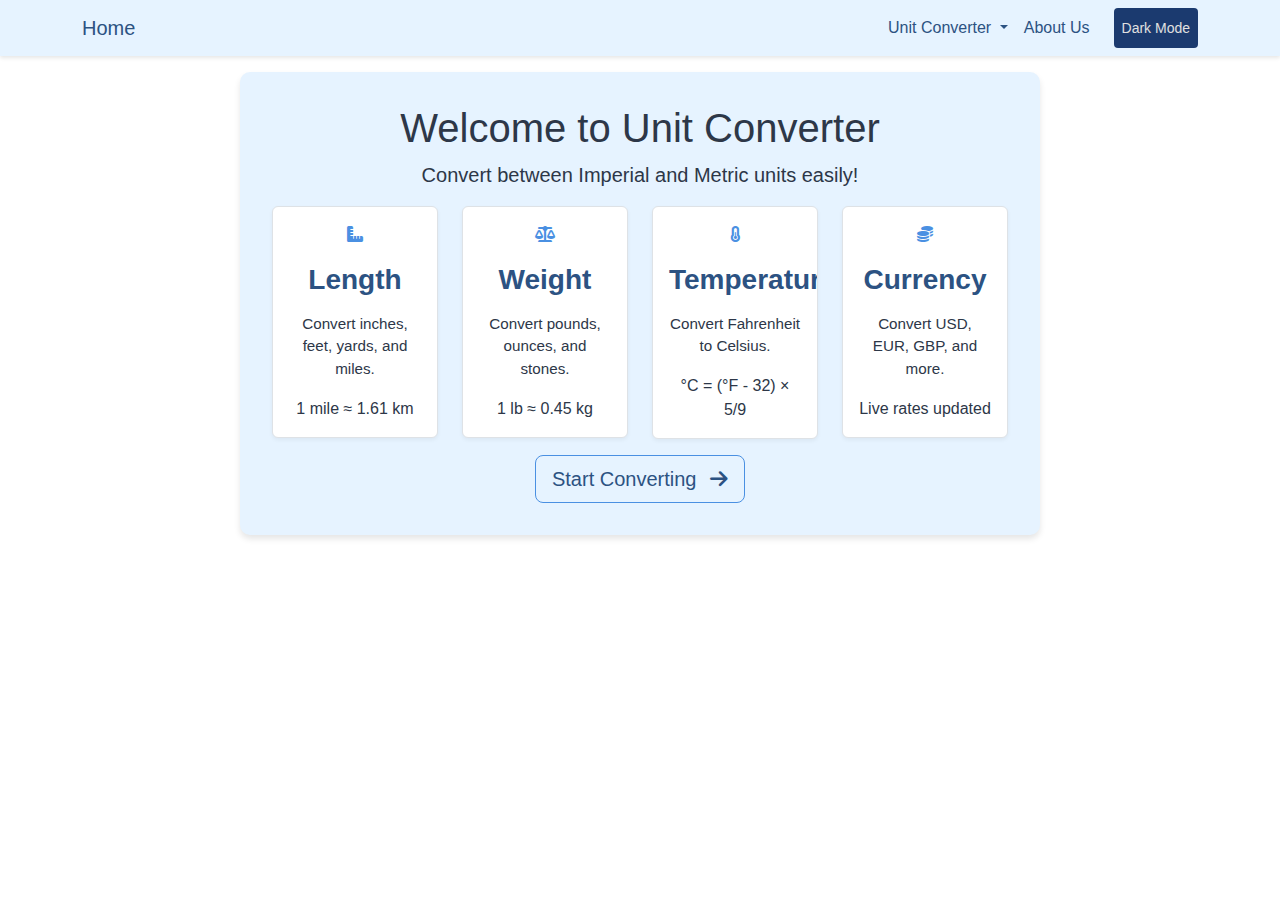
<file: index.html>
<!DOCTYPE html>
<html lang="en">
<head>
    <meta charset="UTF-8">
    <meta name="viewport" content="width=device-width, initial-scale=1.0">
    <title>Welcome to Unit Converter</title>
    <link href="https://cdn.jsdelivr.net/npm/bootstrap@5.3.0/dist/css/bootstrap.min.css" rel="stylesheet">
    <link href="https://cdnjs.cloudflare.com/ajax/libs/font-awesome/6.0.0/css/all.min.css" rel="stylesheet">
    <link href="css/styles.css" rel="stylesheet">
    <style>
        /* Tryb jasny i ciemny */
        body.dark-mode {
            background-color: #06142E;
            color: #E0E0E0;
        }

        .dark-mode .navbar {
            background-color: #0B2545 !important;
        }

        .dark-mode .feature-card {
            background-color: #102A4D;
            color: #E0E0E0;
            box-shadow: 0 2px 8px rgba(255, 255, 255, 0.2);
        }

        .btn-dark-mode {
            background-color: #1B3A6F;
            color: #E0E0E0;
            border: none;
        }

        .btn-dark-mode:hover {
            background-color: #0F2A5A;
        }
    </style>
</head>
<body>
    <nav class="navbar navbar-expand-lg">
        <div class="container">
            <a href="index.html" class="navbar-brand">Home</a>
            <div class="navbar-nav ms-auto">
                <li class="nav-item dropdown">
                    <a class="nav-link dropdown-toggle" href="#" role="button" data-bs-toggle="dropdown">
                        Unit Converter
                    </a>
                    <ul class="dropdown-menu">
                        <li><a class="dropdown-item" href="converter.html?type=length">Length</a></li>
                        <li><a class="dropdown-item" href="converter.html?type=weight">Weight</a></li>
                        <li><a class="dropdown-item" href="converter.html?type=temperature">Temperature</a></li>
                        <li><a class="dropdown-item" href="converter.html?type=currency">Currency</a></li>
                    </ul>
                </li>
                <a href="about.html" class="nav-link">About Us</a>
                <button id="darkModeToggle" class="btn btn-sm btn-dark-mode ms-3">Dark Mode</button>
            </div>
        </div>
    </nav>

    <main class="container mt-3">
        <div class="home-container text-center">
            <h1 class="display-6 mb-2">Welcome to Unit Converter</h1>
            <p class="lead mb-2">Convert between Imperial and Metric units easily!</p>
            <div class="row mt-3">
                <div class="col-md-3 col-sm-6">
                    <div class="feature-card p-3 text-center border rounded">
                        <i class="fas fa-ruler-combined mb-1"></i>
                        <h3>Length</h3>
                        <p>Convert inches, feet, yards, and miles.</p>
                        <span class="feature-highlight">1 mile ≈ 1.61 km</span>
                    </div>
                </div>
                <div class="col-md-3 col-sm-6">
                    <div class="feature-card p-3 text-center border rounded">
                        <i class="fas fa-balance-scale mb-1"></i>
                        <h3>Weight</h3>
                        <p>Convert pounds, ounces, and stones.</p>
                        <span class="feature-highlight">1 lb ≈ 0.45 kg</span>
                    </div>
                </div>
                <div class="col-md-3 col-sm-6">
                    <div class="feature-card p-3 text-center border rounded">
                        <i class="fas fa-thermometer-half mb-1"></i>
                        <h3>Temperature</h3>
                        <p>Convert Fahrenheit to Celsius.</p>
                        <span class="feature-highlight">°C = (°F - 32) × 5/9</span>
                    </div>
                </div>
                <div class="col-md-3 col-sm-6">
                    <div class="feature-card p-3 text-center border rounded">
                        <i class="fas fa-coins mb-1"></i>
                        <h3>Currency</h3>
                        <p>Convert USD, EUR, GBP, and more.</p>
                        <span class="feature-highlight">Live rates updated</span>
                    </div>
                </div>
            </div>
            <a href="converter.html" class="btn btn-lg btn-outline-secondary mt-3">
                Start Converting <i class="fas fa-arrow-right ms-2"></i>
            </a>
        </div>
    </main>
    
    <script>
        document.addEventListener("DOMContentLoaded", () => {
            const darkModeToggle = document.getElementById('darkModeToggle');

            // Sprawdzenie, czy tryb ciemny był włączony wcześniej
            if (localStorage.getItem('darkMode') === 'enabled') {
                enableDarkMode();
            }

            darkModeToggle.addEventListener('click', () => {
                if (document.body.classList.contains('dark-mode')) {
                    disableDarkMode();
                } else {
                    enableDarkMode();
                }
            });

            function enableDarkMode() {
                document.body.classList.add('dark-mode');
                document.querySelector('.navbar').classList.add('dark-mode');
                document.querySelectorAll('.feature-card').forEach(card => {
                    card.classList.add('dark-mode');
                });
                darkModeToggle.classList.add('btn-dark-mode');
                localStorage.setItem('darkMode', 'enabled');
            }

            function disableDarkMode() {
                document.body.classList.remove('dark-mode');
                document.querySelector('.navbar').classList.remove('dark-mode');
                document.querySelectorAll('.feature-card').forEach(card => {
                    card.classList.remove('dark-mode');
                });
                darkModeToggle.classList.remove('btn-dark-mode');
                localStorage.setItem('darkMode', 'disabled');
            }
        });
    </script>

    <script src="https://cdn.jsdelivr.net/npm/bootstrap@5.3.0/dist/js/bootstrap.bundle.min.js"></script>
</body>
</html>
</file>
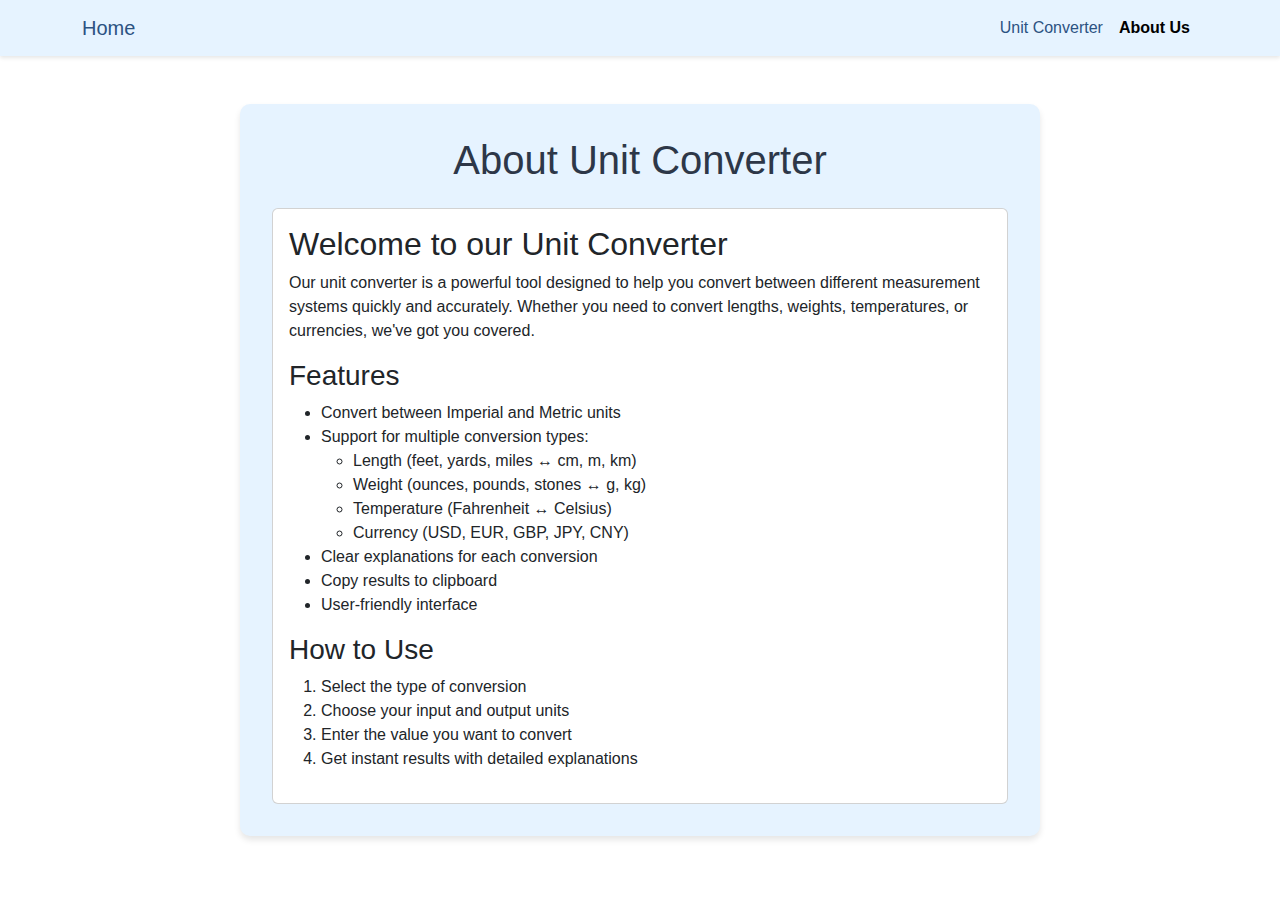
<file: about.html>
<!DOCTYPE html>
<html lang="en">
<head>
    <meta charset="UTF-8">
    <meta name="viewport" content="width=device-width, initial-scale=1.0">
    <title>About Us - Unit Converter</title>
    <link href="https://cdn.jsdelivr.net/npm/bootstrap@5.3.0/dist/css/bootstrap.min.css" rel="stylesheet">
    <link href="css/styles.css" rel="stylesheet">
    <style>
        body.dark-mode {
            background-color: #06142E;
            color: #E0E0E0;
        }
        .navbar.dark-mode {
            background-color: #0B2545 !important;
        }
        .card.dark-mode {
            background-color: #102A4D;
            color: #E0E0E0;
            box-shadow: 0 2px 8px rgba(255, 255, 255, 0.2);
        }
        .btn-dark-mode {
            background-color: #1B3A6F;
            color: #E0E0E0;
            border: none;
        }
        .btn-dark-mode:hover {
            background-color: #0F2A5A;
        }
    </style>
</head>
<body>
    <nav class="navbar navbar-expand-lg">
        <div class="container">
            <a href="index.html" class="navbar-brand">Home</a>
            <div class="navbar-nav ms-auto">
                <a href="converter.html" class="nav-link">Unit Converter</a>
                <a href="about.html" class="nav-link active">About Us</a>
            </div>
        </div>
    </nav>

    <main class="container mt-5">
        <div class="about-container">
            <h1 class="text-center mb-4">About Unit Converter</h1>
            <div class="card">
                <div class="card-body">
                    <h2>Welcome to our Unit Converter</h2>
                    <p>Our unit converter is a powerful tool designed to help you convert between different measurement systems quickly and accurately. Whether you need to convert lengths, weights, temperatures, or currencies, we've got you covered.</p>

                    <h3>Features</h3>
                    <ul>
                        <li>Convert between Imperial and Metric units</li>
                        <li>Support for multiple conversion types:
                            <ul>
                                <li>Length (feet, yards, miles ↔ cm, m, km)</li>
                                <li>Weight (ounces, pounds, stones ↔ g, kg)</li>
                                <li>Temperature (Fahrenheit ↔ Celsius)</li>
                                <li>Currency (USD, EUR, GBP, JPY, CNY)</li>
                            </ul>
                        </li>
                        <li>Clear explanations for each conversion</li>
                        <li>Copy results to clipboard</li>
                        <li>User-friendly interface</li>
                    </ul>

                    <h3>How to Use</h3>
                    <ol>
                        <li>Select the type of conversion</li>
                        <li>Choose your input and output units</li>
                        <li>Enter the value you want to convert</li>
                        <li>Get instant results with detailed explanations</li>
                    </ol>
                </div>
            </div>
        </div>
    </main>

    <script>
        // Funkcja do zmiany trybu ciemnego
        function toggleDarkMode(forceState = null) {
            const isDarkMode = forceState !== null ? forceState : !document.body.classList.contains('dark-mode');

            document.body.classList.toggle('dark-mode', isDarkMode);
            document.querySelector('.navbar').classList.toggle('dark-mode', isDarkMode);
            document.querySelector('.card').classList.toggle('dark-mode', isDarkMode);

            localStorage.setItem('darkMode', isDarkMode ? 'enabled' : 'disabled');
        }

        // Sprawdź stan trybu ciemnego po załadowaniu strony
        document.addEventListener('DOMContentLoaded', () => {
            if (localStorage.getItem('darkMode') === 'enabled') {
                toggleDarkMode(true);
            }
        });
    </script>

    <script src="https://cdn.jsdelivr.net/npm/bootstrap@5.3.0/dist/js/bootstrap.bundle.min.js"></script>
    <script src="js/dark-mode.js"></script>
</body>
</html>
</file>
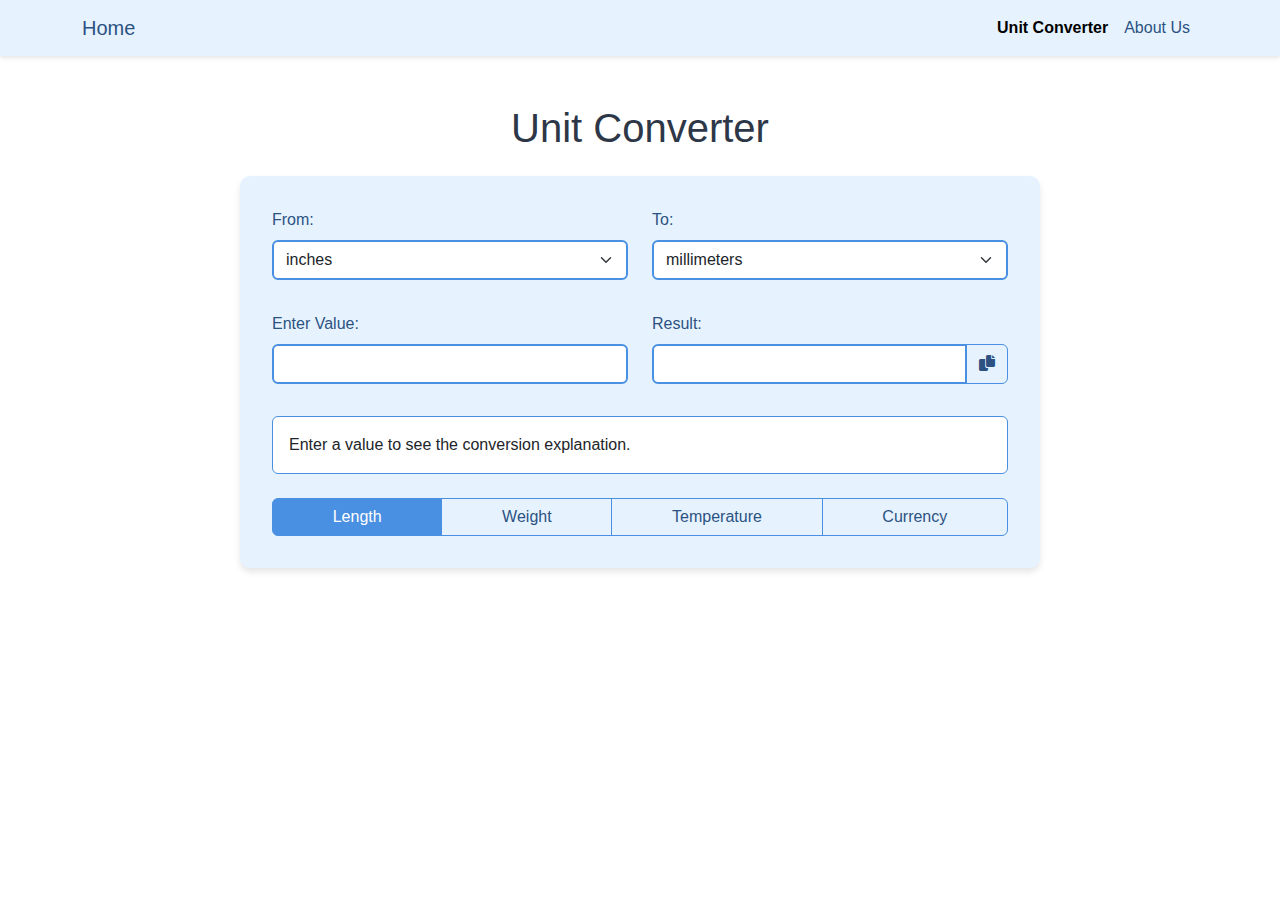
<file: converter.html>
<!DOCTYPE html>
<html lang="en">
<head>
    <meta charset="UTF-8">
    <meta name="viewport" content="width=device-width, initial-scale=1.0">
    <title>Unit Converter - Imperial to Metric</title>
    <link href="https://cdn.jsdelivr.net/npm/bootstrap@5.3.0/dist/css/bootstrap.min.css" rel="stylesheet">
    <link href="https://cdnjs.cloudflare.com/ajax/libs/font-awesome/6.0.0/css/all.min.css" rel="stylesheet">
    <link href="css/styles.css" rel="stylesheet">
</head>
<body>
    <nav class="navbar navbar-expand-lg">
        <div class="container">
            <a href="index.html" class="navbar-brand">Home</a>
            <div class="navbar-nav ms-auto">
                <a href="converter.html" class="nav-link active">Unit Converter</a>
                <a href="about.html" class="nav-link">About Us</a>
            </div>
        </div>
    </nav>

    <main class="container mt-5">
        <h1 class="text-center mb-4">Unit Converter</h1>
        
        <div class="converter-container">
            <div class="row">
                <div class="col-md-6 mb-3">
                    <label for="fromUnit" class="form-label">From:</label>
                    <select class="form-select" id="fromUnit"></select>
                </div>
                <div class="col-md-6 mb-3">
                    <label for="toUnit" class="form-label">To:</label>
                    <select class="form-select" id="toUnit"></select>
                </div>
            </div>

            <div class="row mt-3">
                <div class="col-md-6 mb-3">
                    <label for="inputValue" class="form-label">Enter Value:</label>
                    <input type="number" class="form-control" id="inputValue" min="0" step="any">
                </div>
                <div class="col-md-6 mb-3">
                    <label for="result" class="form-label">Result:</label>
                    <div class="input-group">
                        <input type="text" class="form-control" id="result" readonly>
                        <button class="btn btn-outline-secondary" type="button" id="copyButton">
                            <i class="fas fa-copy"></i>
                        </button>
                    </div>
                </div>
            </div>

            <div class="mt-3">
                <div class="explanation card">
                    <div class="card-body" id="conversionExplanation">
                        Enter a value to see the conversion explanation.
                    </div>
                </div>
            </div>

            <div class="conversion-types mt-4">
                <div class="btn-group w-100">
                    <button class="btn btn-outline-secondary active" data-type="length">Length</button>
                    <button class="btn btn-outline-secondary" data-type="weight">Weight</button>
                    <button class="btn btn-outline-secondary" data-type="temperature">Temperature</button>
                    <button class="btn btn-outline-secondary" data-type="currency">Currency</button>
                </div>
            </div>
        </div>
    </main>

    <script src="https://cdn.jsdelivr.net/npm/bootstrap@5.3.0/dist/js/bootstrap.bundle.min.js"></script>
    <script src="js/conversions.js"></script>
    <script src="js/app.js"></script>
    <script src="js/dark-mode.js"></script>
</body>
</html>
</file>
<file: css/styles.css>
:root {
    --primary-color: #e6f3ff;
    --secondary-color: #2c5282;
    --accent-color: #4a90e2;
    --background-color: #ffffff;
    --text-color: #2d3748;
}

body {
    background-color: var(--background-color);
    color: var(--text-color);
    font-family: 'Segoe UI', Tahoma, Geneva, Verdana, sans-serif;
}

/* Tryb ciemny */
body.dark-mode {
    --primary-color: #1a202c;
    --secondary-color: #90cdf4;
    --accent-color: #63b3ed;
    --background-color: #121212;
    --text-color: #e0e0e0;
}

/* Nawigacja */
.navbar {
    background-color: var(--primary-color);
    box-shadow: 0 2px 4px rgba(0, 0, 0, 0.1);
}

.navbar.dark-mode {
    background-color: #0f172a !important;
}

.navbar-brand, .nav-link {
    color: var(--secondary-color);
}

.navbar-brand:hover, .nav-link:hover {
    color: var(--accent-color);
}

/* Dropdown */
.dropdown-menu {
    background-color: var(--primary-color);
    border: 1px solid var(--accent-color);
}

.dropdown-item {
    color: var(--secondary-color);
}

.dropdown-item:hover {
    background-color: var(--accent-color);
    color: var(--background-color);
}

/* Kontenery */
.converter-container, .about-container, .home-container {
    max-width: 800px;
    margin: 0 auto;
    padding: 2rem;
    background-color: var(--primary-color);
    border-radius: 10px;
    box-shadow: 0 4px 6px rgba(0, 0, 0, 0.1);
}

body.dark-mode .converter-container,
body.dark-mode .about-container,
body.dark-mode .home-container {
    background-color: #1e293b;
}

/* Karty z funkcjami */
.feature-card {
    background-color: var(--background-color);
    padding: 1.5rem;
    border-radius: 8px;
    box-shadow: 0 2px 4px rgba(0, 0, 0, 0.05);
    transition: all 0.3s ease;
    position: relative;
    overflow: hidden;
}

.feature-card:hover {
    transform: translateY(-5px);
    box-shadow: 0 8px 16px rgba(0, 0, 0, 0.1);
}

.feature-card i {
    color: var(--accent-color);
    transition: transform 0.3s ease;
}

.feature-card:hover i {
    transform: scale(1.1);
}

.feature-card h3 {
    color: var(--secondary-color);
    margin: 1rem 0;
    font-weight: 600;
}

.feature-card p {
    color: var(--text-color);
    font-size: 0.95rem;
    margin-bottom: 1rem;
}

body.dark-mode .feature-card {
    background-color: #2d3748;
}

/* Przyciski */
.btn-outline-secondary {
    border-color: var(--accent-color);
    color: var(--secondary-color);
}

.btn-outline-secondary:hover, .btn-outline-secondary.active {
    background-color: var(--accent-color);
    border-color: var(--accent-color);
    color: var(--background-color);
}

/* Formularze */
.form-label {
    color: var(--secondary-color);
    font-weight: 500;
}

.form-control, .form-select {
    border: 2px solid var(--accent-color);
    background-color: var(--background-color);
}

.form-control:focus, .form-select:focus {
    border-color: var(--secondary-color);
    box-shadow: 0 0 0 0.2rem rgba(74, 144, 226, 0.25);
}

body.dark-mode .form-control,
body.dark-mode .form-select {
    background-color: #2d3748;
    color: #e0e0e0;
    border-color: var(--accent-color);
}

/* Wyjaśnienia */
.explanation {
    background-color: var(--background-color);
    border: 1px solid var(--accent-color);
}

body.dark-mode .explanation {
    background-color: #2d3748;
    border-color: #63b3ed;
}

/* Linki aktywne */
.nav-link.active {
    font-weight: 600;
    color: var(--accent-color);
}

/* Media Queries */
@media (max-width: 768px) {
    .converter-container, .about-container, .home-container {
        padding: 1rem;
    }

    .features-grid {
        grid-template-columns: 1fr;
        gap: 1rem;
    }
}
</file>
